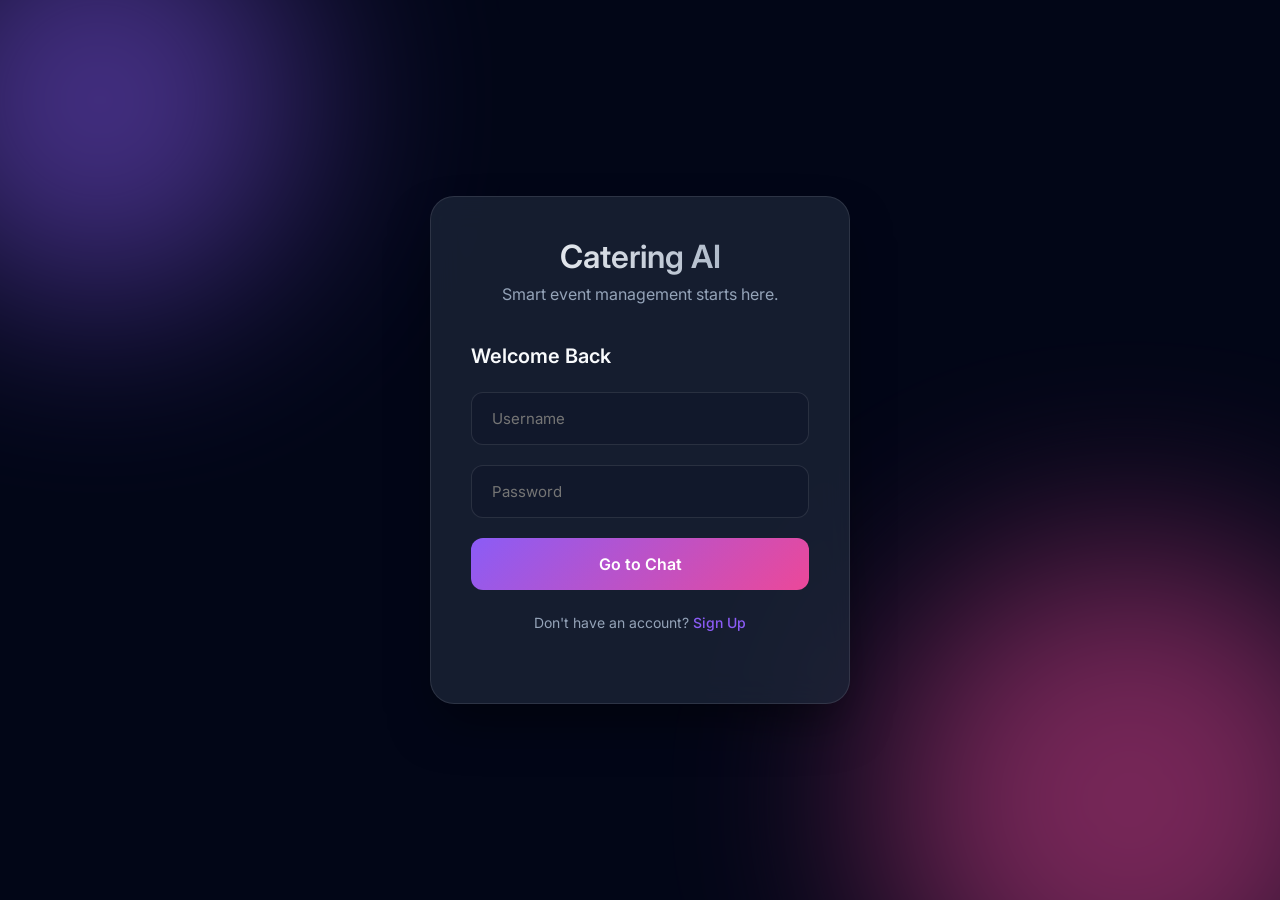
<file: frontend/index.html>
<!DOCTYPE html>
<html lang="en">
<head>
    <meta charset="UTF-8">
    <meta name="viewport" content="width=device-width, initial-scale=1.0">
    <title>AI Catering Chatbot - Login</title>
    <link rel="stylesheet" href="style.css">
    <link href="https://fonts.googleapis.com/css2?family=Inter:wght@300;400;500;600;700&display=swap" rel="stylesheet">
</head>
<body>
    <div class="background-orbs">
        <div class="orb orb-1"></div>
        <div class="orb orb-2"></div>
    </div>
    
    <div class="auth-container glass-panel fade-in">
        <div class="auth-header">
            <h1>Catering AI</h1>
            <p>Smart event management starts here.</p>
        </div>

        <!-- Login Form -->
        <form id="loginForm" class="auth-form active-form">
            <h2>Welcome Back</h2>
            <div class="input-group">
                <input type="text" id="loginUsername" required placeholder="Username">
            </div>
            <div class="input-group">
                <input type="password" id="loginPassword" required placeholder="Password">
            </div>
            <button type="submit" class="btn primary-btn">Go to Chat</button>
            <p class="switch-form">Don't have an account? <span onclick="toggleAuth('signup')">Sign Up</span></p>
            <div id="loginError" class="error-msg"></div>
        </form>

        <!-- Signup Form -->
        <form id="signupForm" class="auth-form hidden-form">
            <h2>Create Account</h2>
            <div class="input-group">
                <label>Username</label>
                <input type="text" id="signupUsername" placeholder="Enter username" required>
            </div>
            <div class="input-group">
                <label>Email Address</label>
                <input type="email" id="signupEmail" placeholder="Enter email" required>
            </div>
            <div class="input-group">
                <label>Password</label>
                <input type="password" id="signupPassword" placeholder="Create password" required>
            </div>
            <button type="submit" class="btn primary-btn">Sign Up</button>
            <p class="switch-form">Already have an account? <span onclick="toggleAuth('login')">Log In</span></p>
            <div id="signupError" class="error-msg"></div>
            <div id="signupSuccess" class="success-msg"></div>
        </form>
    </div>

    <script src="app.js"></script>
</body>
</html>
</file>
<file: frontend/style.css>
:root {
    --primary: #8b5cf6;
    --primary-hover: #7c3aed;
    --secondary: #ec4899;
    --bg-dark: #0f172a;
    --bg-darker: #020617;
    --text-main: #f8fafc;
    --text-muted: #94a3b8;
    --glass-bg: rgba(30, 41, 59, 0.7);
    --glass-border: rgba(255, 255, 255, 0.1);
    --bot-msg-bg: rgba(139, 92, 246, 0.2);
    --user-msg-bg: var(--primary);
}

* {
    margin: 0;
    padding: 0;
    box-sizing: border-box;
    font-family: 'Inter', sans-serif;
}

body {
    background: var(--bg-darker);
    color: var(--text-main);
    min-height: 100vh;
    display: flex;
    justify-content: center;
    align-items: center;
    overflow: hidden;
    position: relative;
}

/* Background animated orbs for premium feel */
.background-orbs {
    position: absolute;
    width: 100vw;
    height: 100vh;
    z-index: -1;
    overflow: hidden;
}

.orb {
    position: absolute;
    border-radius: 50%;
    filter: blur(100px);
    opacity: 0.5;
    animation: float 20s infinite ease-in-out alternate;
}

.orb-1 {
    width: 400px;
    height: 400px;
    background: var(--primary);
    top: -100px;
    left: -100px;
}

.orb-2 {
    width: 500px;
    height: 500px;
    background: var(--secondary);
    bottom: -150px;
    right: -100px;
    animation-delay: -5s;
}

@keyframes float {
    0% {
        transform: translate(0, 0) scale(1);
    }

    100% {
        transform: translate(50px, 50px) scale(1.1);
    }
}

/* Glassmorphism utilities */
.glass-panel {
    background: var(--glass-bg);
    backdrop-filter: blur(16px);
    -webkit-backdrop-filter: blur(16px);
    border: 1px solid var(--glass-border);
    border-radius: 24px;
    box-shadow: 0 25px 50px -12px rgba(0, 0, 0, 0.5);
}

/* Typography & Animations */
h1,
h2,
h3 {
    font-weight: 600;
}

.fade-in {
    animation: fadeIn 0.5s ease forwards;
}

.slide-up {
    animation: slideUp 0.6s cubic-bezier(0.16, 1, 0.3, 1) forwards;
}

@keyframes fadeIn {
    from {
        opacity: 0;
    }

    to {
        opacity: 1;
    }
}

@keyframes slideUp {
    from {
        opacity: 0;
        transform: translateY(40px);
    }

    to {
        opacity: 1;
        transform: translateY(0);
    }
}

/* Forms & Inputs */
.input-group {
    margin-bottom: 20px;
}

input {
    width: 100%;
    padding: 16px 20px;
    background: rgba(15, 23, 42, 0.6);
    border: 1px solid var(--glass-border);
    border-radius: 12px;
    color: white;
    font-size: 15px;
    outline: none;
    transition: all 0.3s ease;
}

input:focus {
    border-color: var(--primary);
    box-shadow: 0 0 0 2px rgba(139, 92, 246, 0.2);
}

.btn {
    width: 100%;
    padding: 16px;
    border: none;
    border-radius: 12px;
    font-size: 16px;
    font-weight: 600;
    cursor: pointer;
    transition: all 0.3s ease;
}

.primary-btn {
    background: linear-gradient(135deg, var(--primary), var(--secondary));
    color: white;
}

.primary-btn:hover {
    transform: translateY(-2px);
    box-shadow: 0 10px 20px -10px var(--primary);
}

.secondary-btn {
    background: rgba(255, 255, 255, 0.05);
    color: var(--text-main);
    border: 1px solid var(--glass-border);
}

.secondary-btn:hover {
    background: rgba(255, 255, 255, 0.1);
}

/* Auth Pages */
.auth-container {
    width: 100%;
    max-width: 420px;
    padding: 40px;
    text-align: center;
}

.auth-header {
    margin-bottom: 40px;
}

.auth-header h1 {
    font-size: 32px;
    margin-bottom: 8px;
    background: linear-gradient(to right, #fff, var(--text-muted));
    -webkit-background-clip: text;
    -webkit-text-fill-color: transparent;
}

.auth-header p {
    color: var(--text-muted);
}

.auth-form h2 {
    margin-bottom: 24px;
    font-size: 20px;
    text-align: left;
}

.hidden-form {
    display: none;
}

.active-form {
    display: block;
    animation: fadeIn 0.4s ease;
}

.switch-form {
    margin-top: 24px;
    color: var(--text-muted);
    font-size: 14px;
}

.switch-form span {
    color: var(--primary);
    cursor: pointer;
    font-weight: 500;
    transition: color 0.2s;
}

.switch-form span:hover {
    color: var(--secondary);
    text-decoration: underline;
}

.error-msg {
    color: #f87171;
    font-size: 14px;
    margin-top: 12px;
    height: 20px;
}

.success-msg {
    color: #4ade80;
    font-size: 14px;
    margin-top: 12px;
    height: 20px;
}

/* Chat UI layout */
.app-container {
    width: 90vw;
    height: 90vh;
    max-width: 1200px;
    display: flex;
    gap: 20px;
}

.sidebar {
    width: 300px;
    display: flex;
    flex-direction: column;
    padding: 24px;
}

.sidebar-header {
    padding-bottom: 24px;
    border-bottom: 1px solid var(--glass-border);
    margin-bottom: 24px;
}

.sidebar-header h2 {
    font-size: 20px;
    margin-bottom: 12px;
    background: linear-gradient(to right, var(--primary), var(--secondary));
    -webkit-background-clip: text;
    -webkit-text-fill-color: transparent;
}

.user-badge {
    display: inline-block;
    padding: 6px 12px;
    background: rgba(255, 255, 255, 0.1);
    border-radius: 20px;
    font-size: 14px;
}

.sidebar-content {
    flex: 1;
    overflow-y: auto;
}

.sidebar-content h3 {
    font-size: 16px;
    margin-bottom: 4px;
}

.subtitle {
    font-size: 13px;
    color: var(--text-muted);
    margin-bottom: 20px;
}

.info-card {
    background: rgba(255, 255, 255, 0.03);
    border: 1px dashed var(--glass-border);
    padding: 16px;
    border-radius: 12px;
    font-size: 14px;
    color: var(--text-muted);
    line-height: 1.5;
}

.chat-main {
    flex: 1;
    display: flex;
    flex-direction: column;
    overflow: hidden;
}

.chat-header {
    padding: 20px 30px;
    border-bottom: 1px solid var(--glass-border);
    display: flex;
    align-items: center;
    gap: 12px;
}

.status-indicator {
    width: 8px;
    height: 8px;
    border-radius: 50%;
    background: #4ade80;
    box-shadow: 0 0 10px #4ade80;
}

.chat-messages {
    flex: 1;
    padding: 30px;
    overflow-y: auto;
    display: flex;
    flex-direction: column;
    gap: 20px;
}

.chat-messages::-webkit-scrollbar {
    width: 6px;
}

.chat-messages::-webkit-scrollbar-thumb {
    background: rgba(255, 255, 255, 0.1);
    border-radius: 10px;
}

.message {
    max-width: 75%;
    display: flex;
    flex-direction: column;
}

.message-content {
    padding: 14px 18px;
    border-radius: 18px;
    line-height: 1.5;
    font-size: 15px;
}

.bot-message {
    align-self: flex-start;
}

.bot-message .message-content {
    background: var(--bot-msg-bg);
    border: 1px solid var(--glass-border);
    border-bottom-left-radius: 4px;
}

.user-message {
    align-self: flex-end;
}

.user-message .message-content {
    background: var(--user-msg-bg);
    border-bottom-right-radius: 4px;
}

.chat-input-container {
    padding: 20px 30px;
    border-top: 1px solid var(--glass-border);
}

#chatForm {
    display: flex;
    gap: 12px;
}

#chatForm input {
    flex: 1;
    padding: 18px 24px;
    border-radius: 30px;
}

.send-btn {
    width: 56px;
    height: 56px;
    border-radius: 50%;
    border: none;
    background: var(--primary);
    color: white;
    cursor: pointer;
    display: flex;
    justify-content: center;
    align-items: center;
    transition: all 0.2s;
}

.send-btn:hover {
    background: var(--primary-hover);
    transform: scale(1.05);
}

.send-btn:disabled {
    opacity: 0.5;
    cursor: not-allowed;
}

/* Mic Button */
.mic-btn {
    width: 56px;
    height: 56px;
    border-radius: 50%;
    border: 1px solid var(--glass-border);
    background: rgba(255, 255, 255, 0.05);
    color: var(--text-main);
    cursor: pointer;
    display: flex;
    justify-content: center;
    align-items: center;
    transition: all 0.2s;
    flex-shrink: 0;
}

.mic-btn:hover {
    background: rgba(255, 255, 255, 0.1);
}

.mic-btn.recording {
    background: #ef4444; /* red color while recording */
    color: white;
    border-color: #ef4444;
    animation: pulse 1.5s infinite;
}

@keyframes pulse {
    0% {
        box-shadow: 0 0 0 0 rgba(239, 68, 68, 0.7);
    }
    70% {
        box-shadow: 0 0 0 15px rgba(239, 68, 68, 0);
    }
    100% {
        box-shadow: 0 0 0 0 rgba(239, 68, 68, 0);
    }
}

/* Typing indicator */
.typing-indicator {
    display: flex;
    gap: 4px;
    padding: 8px 12px;
}

.typing-dot {
    width: 6px;
    height: 6px;
    background: var(--text-muted);
    border-radius: 50%;
    animation: typing 1.4s infinite ease-in-out;
}

.typing-dot:nth-child(1) {
    animation-delay: 0s;
}

.typing-dot:nth-child(2) {
    animation-delay: 0.2s;
}

.typing-dot:nth-child(3) {
    animation-delay: 0.4s;
}

@keyframes typing {

    0%,
    100% {
        transform: scale(1);
        opacity: 0.5;
    }

    50% {
        transform: scale(1.5);
        opacity: 1;
    }
}

/* Sidebar Nav */
.sidebar-nav {
    display: flex;
    flex-direction: column;
    gap: 10px;
    margin-bottom: 24px;
}

.nav-btn {
    display: flex;
    align-items: center;
    gap: 12px;
    padding: 12px 16px;
    background: transparent;
    border: 1px solid transparent;
    border-radius: 12px;
    color: var(--text-muted);
    font-size: 15px;
    font-weight: 500;
    cursor: pointer;
    transition: all 0.2s;
}

.nav-btn:hover {
    background: rgba(255, 255, 255, 0.05);
    color: var(--text-main);
}

.nav-btn.active {
    background: var(--bot-msg-bg);
    border: 1px solid var(--primary);
    color: white;
}

/* Bookings Area */
.bookings-main {
    flex: 1;
    display: flex;
    flex-direction: column;
    overflow: hidden;
}

.bookings-content {
    flex: 1;
    padding: 30px;
    overflow-y: auto;
}

.bookings-table {
    width: 100%;
    border-collapse: collapse;
    margin-bottom: 20px;
}

.bookings-table th, .bookings-table td {
    padding: 16px;
    text-align: left;
    border-bottom: 1px solid var(--glass-border);
}

.bookings-table th {
    color: var(--text-muted);
    font-weight: 500;
    font-size: 14px;
    text-transform: uppercase;
    letter-spacing: 0.5px;
}

.bookings-table tr:hover td {
    background: rgba(255, 255, 255, 0.02);
}

.bookings-table td {
    font-size: 15px;
    color: var(--text-main);
}

.price-cell {
    color: #4ade80 !important;
    font-weight: 600;
}

.empty-state {
    text-align: center;
    padding: 40px;
    color: var(--text-muted);
    font-style: italic;
    background: rgba(255, 255, 255, 0.03);
    border-radius: 12px;
    border: 1px dashed var(--glass-border);
}

@media (max-width: 768px) {
    .app-container {
        width: 100vw;
        height: 100vh;
        max-width: none;
        border-radius: 0;
        flex-direction: column;
        gap: 0;
    }

    .sidebar {
        display: none;
    }

    .glass-panel {
        border-radius: 0;
        border: none;
    }

    .chat-messages {
        padding: 16px;
    }
}
</file>
